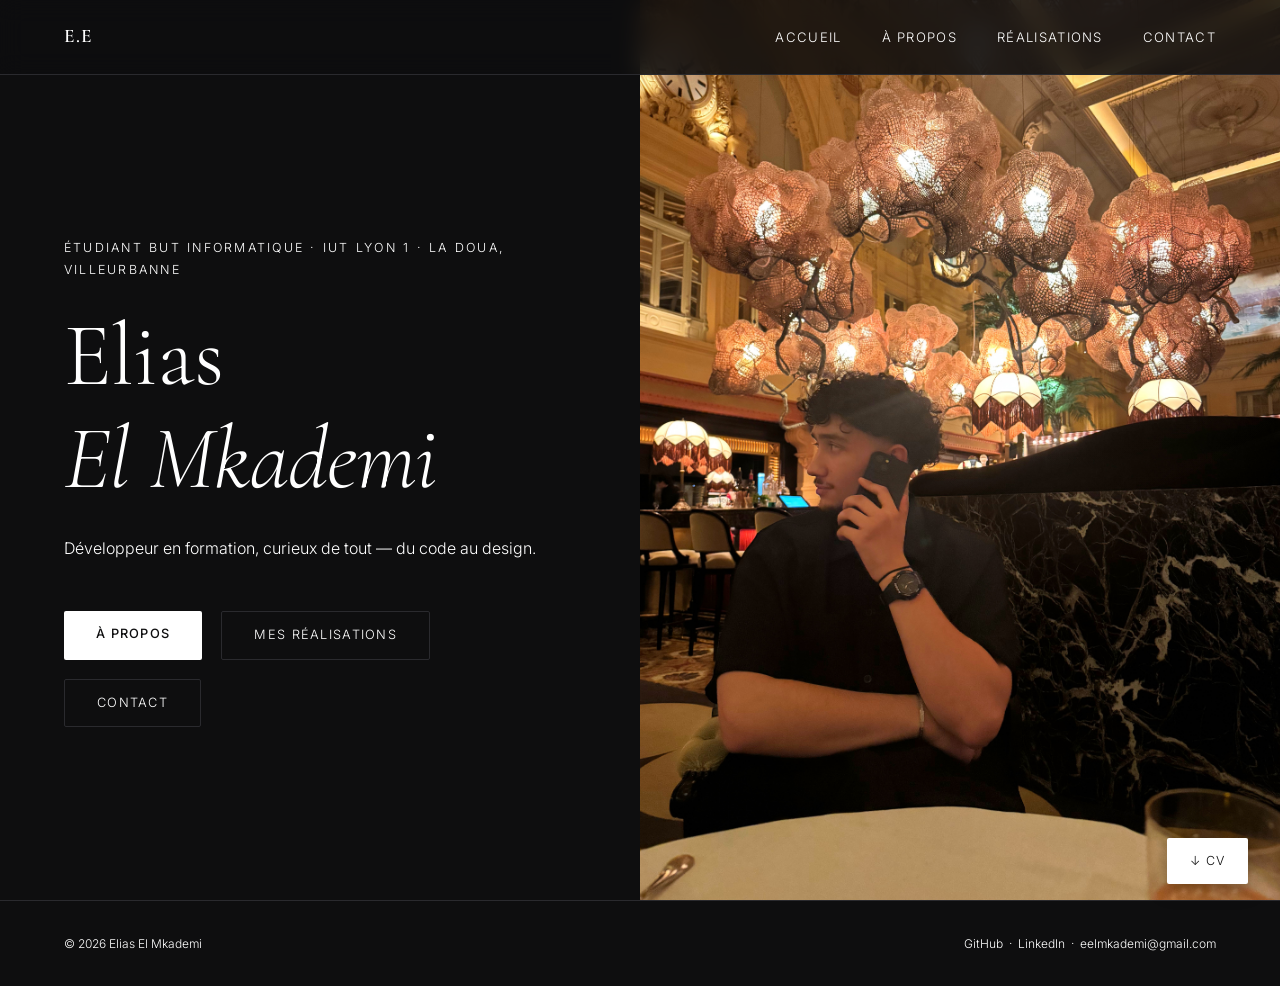
<file: index.html>
<!DOCTYPE html>
<html lang="fr">
<head>
  <meta charset="UTF-8" />
  <meta name="viewport" content="width=device-width, initial-scale=1.0" />
  <title>Elias El Mkademi — Étudiant en informatique</title>
  <link rel="stylesheet" href="style.css" />
  <link rel="stylesheet" href="index.css" />
  <link rel="icon" href="assets/logo.ico" />
</head>
<body>

  <nav>
    <a href="index.html" class="nav-logo">E.E</a>
    <ul class="nav-links">
      <li><a href="index.html" class="active">Accueil</a></li>
      <li><a href="cv.html">À propos</a></li>
      <li><a href="realisations.html">Réalisations</a></li>
      <li><a href="contact.html">Contact</a></li>
    </ul>
  </nav>

  <section class="hero">
    <div class="hero-content">
      <p class="hero-eyebrow">Étudiant BUT Informatique · IUT&nbsp;Lyon&nbsp;1 · La&nbsp;Doua, Villeurbanne</p>
      <h1>Elias<br><em>El Mkademi</em></h1>
      <p class="hero-sub">
        Développeur en formation, curieux de tout — du code au design.
      </p>
      <div class="hero-actions">
        <a href="cv.html" class="btn btn-primary">À propos</a>
        <a href="realisations.html" class="btn btn-outline">Mes réalisations</a>
        <a href="contact.html" class="btn btn-outline">Contact</a>
      </div>
    </div>

    <div class="hero-photo">
      <img src="assets/photo.jpg" alt="Elias El Mkademi" />
    </div>
  </section>

  <a href="assets/CV-Elias-El-Mkademi.pdf" download class="cv-fab">↓ CV</a>

  <footer>
    <span>© 2026 Elias El Mkademi</span>
    <span>
      <a href="https://github.com/eliasel487" target="_blank">GitHub</a>
      &nbsp;·&nbsp;
      <a href="https://www.linkedin.com/in/elias-el-mkademi-67637743b/" target="_blank" rel="noopener">LinkedIn</a>
      &nbsp;·&nbsp;
      <a href="mailto:eelmkademi@gmail.com">eelmkademi@gmail.com</a>
    </span>
  </footer>

  <script src="main.js"></script>
</body>
</html>
</file>
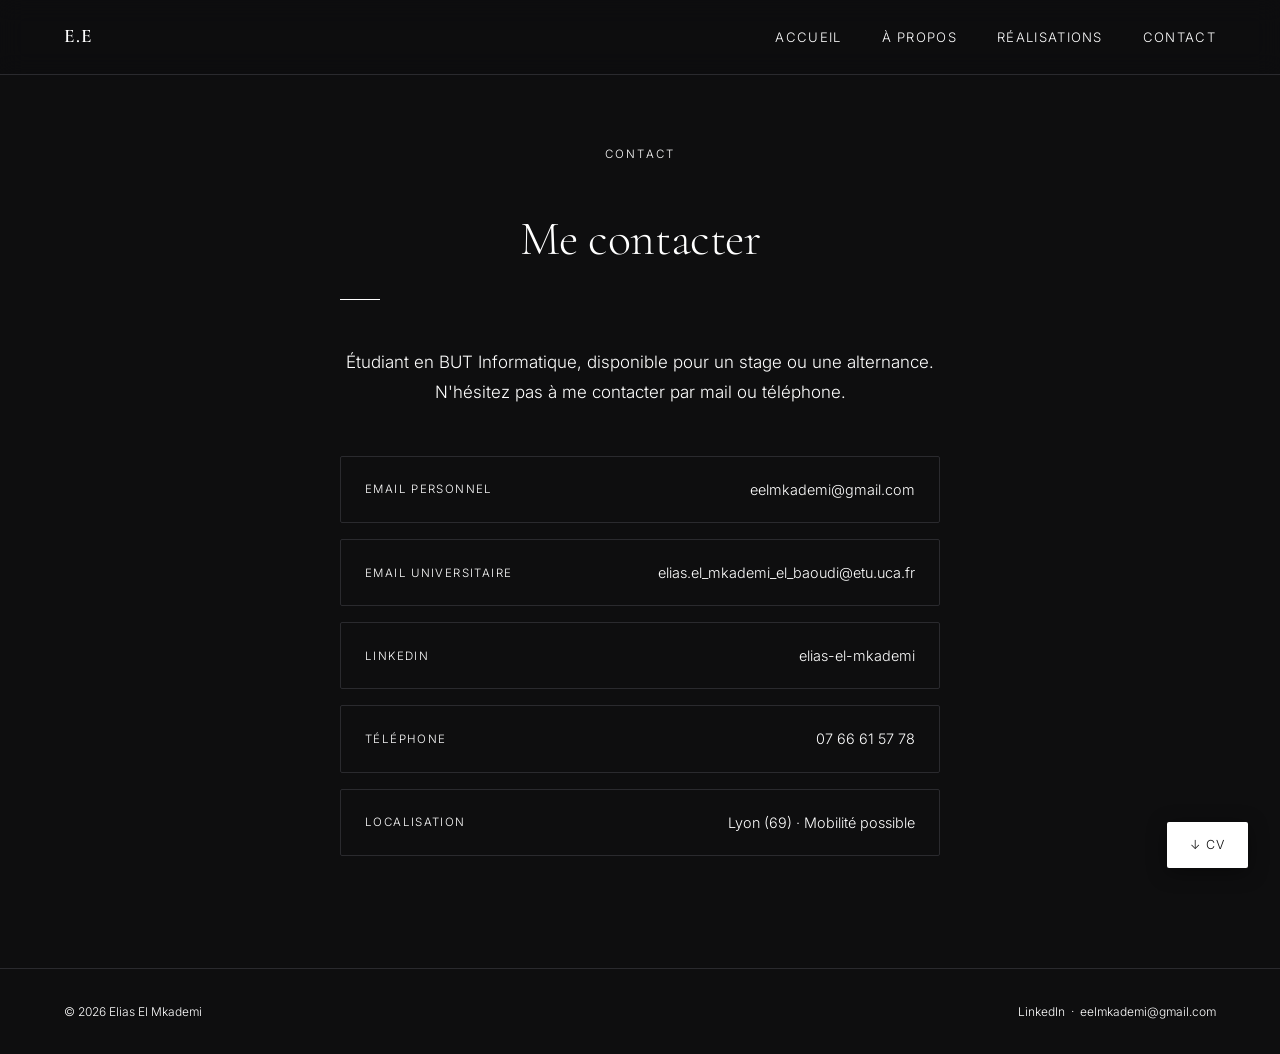
<file: contact.html>
<!DOCTYPE html>
<html lang="fr">
<head>
  <meta charset="UTF-8" />
  <meta name="viewport" content="width=device-width, initial-scale=1.0" />
  <title>Contact — Elias El Mkademi</title>
  <link rel="stylesheet" href="style.css" />
  <link rel="icon" href="assets/logo.ico" />
</head>
<body>

  <nav>
    <a href="index.html" class="nav-logo">E.E</a>
    <ul class="nav-links">
      <li><a href="index.html">Accueil</a></li>
      <li><a href="cv.html">À propos</a></li>
      <li><a href="realisations.html">Réalisations</a></li>
      <li><a href="contact.html" class="active">Contact</a></li>
    </ul>
  </nav>

  <section class="page-top">
    <div class="contact-section">
      <p class="section-label">Contact</p>
      <h2>Me contacter</h2>
      <div class="divider"></div>
      <p>
        Étudiant en BUT Informatique, disponible pour un stage ou une alternance. 
        N'hésitez pas à me contacter par mail ou téléphone.
      </p>

      <div class="contact-links">

        <a href="mailto:eelmkademi@gmail.com" class="contact-item">
          <span class="ci-label">Email personnel</span>
          <span class="ci-value">eelmkademi@gmail.com</span>
        </a>

        <a href="mailto:elias.el_mkademi_el_baoudi@etu.uca.fr" class="contact-item">
          <span class="ci-label">Email universitaire</span>
          <span class="ci-value">elias.el_mkademi_el_baoudi@etu.uca.fr</span>
        </a>

        <a href="https://www.linkedin.com/in/elias-el-mkademi-67637743b/" target="_blank" rel="noopener" class="contact-item">
          <span class="ci-label">LinkedIn</span>
          <span class="ci-value">elias-el-mkademi</span>
        </a>

        <a href="tel:+33766615778" class="contact-item">
          <span class="ci-label">Téléphone</span>
          <span class="ci-value">07 66 61 57 78</span>
        </a>

        <div class="contact-item" style="cursor:default;">
          <span class="ci-label">Localisation</span>
          <span class="ci-value">Lyon (69) · Mobilité possible</span>
        </div>

      </div>
    </div>
  </section>

  <a href="assets/CV-Elias-El-Mkademi.pdf" download class="cv-fab">↓ CV</a>

  <footer>
    <span>© 2026 Elias El Mkademi</span>
    <span><a href="https://www.linkedin.com/in/elias-el-mkademi-67637743b/" target="_blank" rel="noopener">LinkedIn</a> &nbsp;·&nbsp; <a href="mailto:eelmkademi@gmail.com">eelmkademi@gmail.com</a></span>
  </footer>

  <script src="main.js"></script>
</body>
</html>
</file>
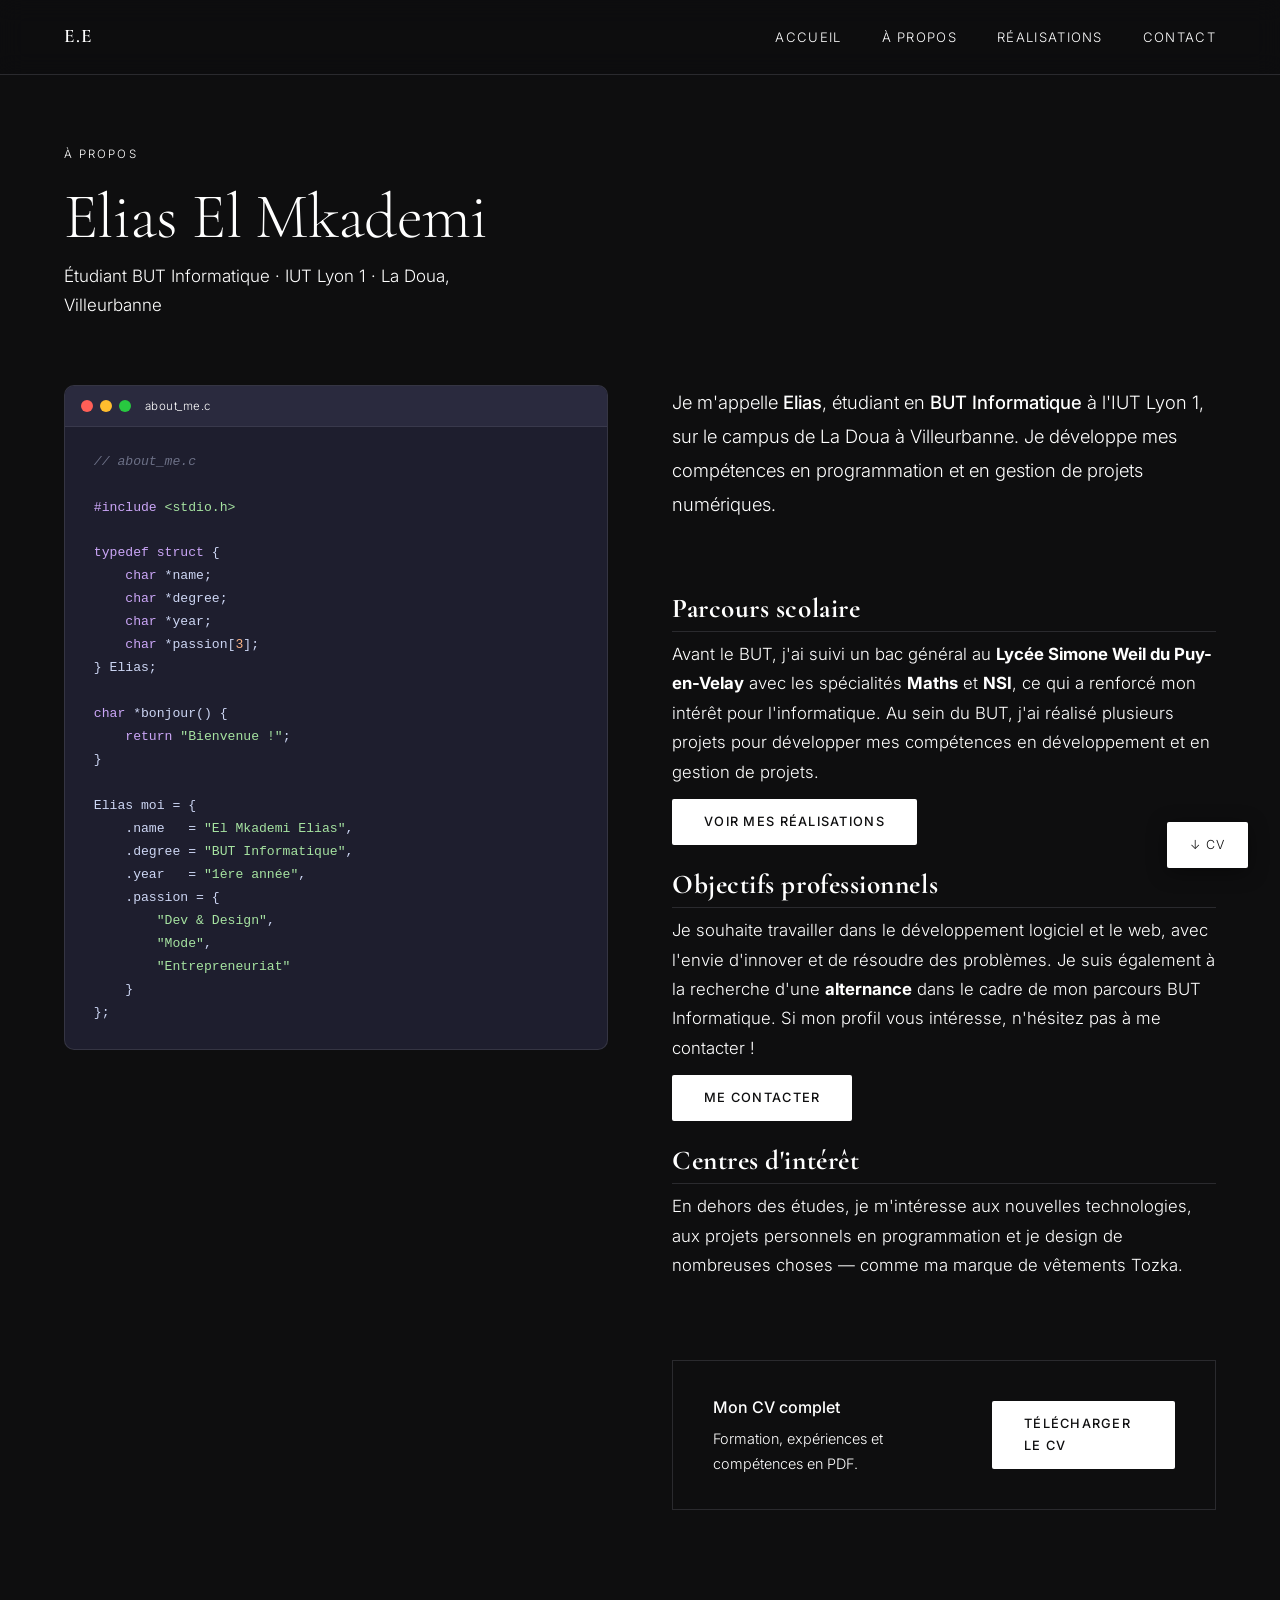
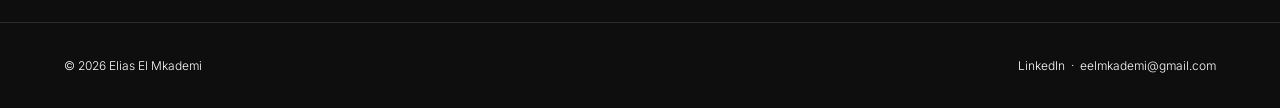
<file: cv.html>
<!DOCTYPE html>
<html lang="fr">
<head>
  <meta charset="UTF-8" />
  <meta name="viewport" content="width=device-width, initial-scale=1.0" />
  <title>À propos — Elias El Mkademi</title>
  <link rel="stylesheet" href="style.css" />
  <link rel="stylesheet" href="cv.css" />
  <link rel="icon" href="assets/logo.ico" />
</head>
<body>

  <nav>
    <a href="index.html" class="nav-logo">E.E</a>
    <ul class="nav-links">
      <li><a href="index.html">Accueil</a></li>
      <li><a href="cv.html" class="active">À propos</a></li>
      <li><a href="realisations.html">Réalisations</a></li>
      <li><a href="contact.html">Contact</a></li>
    </ul>
  </nav>

  <section class="page-top">
    <p class="section-label">À propos</p>
    <h1 class="page-heading">Elias El Mkademi</h1>
    <p class="about-subtitle">Étudiant BUT Informatique · IUT&nbsp;Lyon&nbsp;1 · La&nbsp;Doua, Villeurbanne</p>

    <div class="about-grid">

      <div class="code-window">
        <div class="code-window-bar">
          <span class="dot dot-red"></span>
          <span class="dot dot-yellow"></span>
          <span class="dot dot-green"></span>
          <span class="code-window-title">about_me.c</span>
        </div>
        <pre class="code-content"><code><span class="c-comment">// about_me.c</span>

<span class="c-kw">#include</span> <span class="c-str">&lt;stdio.h&gt;</span>

<span class="c-kw">typedef struct</span> {
    <span class="c-kw">char</span> *name;
    <span class="c-kw">char</span> *degree;
    <span class="c-kw">char</span> *year;
    <span class="c-kw">char</span> *passion[<span class="c-num">3</span>];
} Elias;

<span class="c-kw">char</span> *bonjour() {
    <span class="c-kw">return</span> <span class="c-str">"Bienvenue !"</span>;
}

Elias moi = {
    .name   = <span class="c-str">"El Mkademi Elias"</span>,
    .degree = <span class="c-str">"BUT Informatique"</span>,
    .year   = <span class="c-str">"1ère année"</span>,
    .passion = {
        <span class="c-str">"Dev &amp; Design"</span>,
        <span class="c-str">"Mode"</span>,
        <span class="c-str">"Entrepreneuriat"</span>
    }
};</code></pre>
      </div>

      <div class="about-body">

        <p class="about-bio">
          Je m'appelle <strong>Elias</strong>, étudiant en <strong>BUT Informatique</strong>
          à l'IUT Lyon 1, sur le campus de La Doua à Villeurbanne. Je développe mes compétences en programmation et en gestion de projets numériques.
        </p>

        <div class="about-blocks">
          <div class="about-block">
            <h3>Parcours scolaire</h3>
            <p>Avant le BUT, j'ai suivi un bac général au <strong>Lycée Simone Weil du Puy-en-Velay</strong> avec les spécialités <strong>Maths</strong> et <strong>NSI</strong>, ce qui a renforcé mon intérêt pour l'informatique. Au sein du BUT, j'ai réalisé plusieurs projets pour développer mes compétences en développement et en gestion de projets.</p>
            <a href="realisations.html" class="btn btn-primary" style="margin-top:0.75rem;display:inline-block;">Voir mes réalisations</a>
          </div>
          <div class="about-block">
            <h3>Objectifs professionnels</h3>
            <p>Je souhaite travailler dans le développement logiciel et le web, avec l'envie d'innover et de résoudre des problèmes. Je suis également à la recherche d'une <strong>alternance</strong> dans le cadre de mon parcours BUT Informatique. Si mon profil vous intéresse, n'hésitez pas à me contacter !</p>
            <a href="contact.html" class="btn btn-primary" style="margin-top:0.75rem;display:inline-block;">Me contacter</a>
          </div>
          <div class="about-block">
            <h3>Centres d'intérêt</h3>
            <p>En dehors des études, je m'intéresse aux nouvelles technologies, aux projets personnels en programmation et je design de nombreuses choses — comme ma marque de vêtements <a href="tozka.html">Tozka</a>.</p>
          </div>
        </div>

        <div class="cv-download-block">
          <div>
            <strong>Mon CV complet</strong>
            <p>Formation, expériences et compétences en PDF.</p>
          </div>
          <a href="assets/CV-Elias-El-Mkademi.pdf" class="btn btn-primary" download>Télécharger le CV</a>
        </div>

      </div>
    </div>
  </section>

  <a href="assets/CV-Elias-El-Mkademi.pdf" download class="cv-fab">↓ CV</a>

  <footer>
    <span>© 2026 Elias El Mkademi</span>
    <span><a href="https://www.linkedin.com/in/elias-el-mkademi-67637743b/" target="_blank" rel="noopener">LinkedIn</a> &nbsp;·&nbsp; <a href="mailto:eelmkademi@gmail.com">eelmkademi@gmail.com</a></span>
  </footer>

  <script src="main.js"></script>
</body>
</html>
</file>
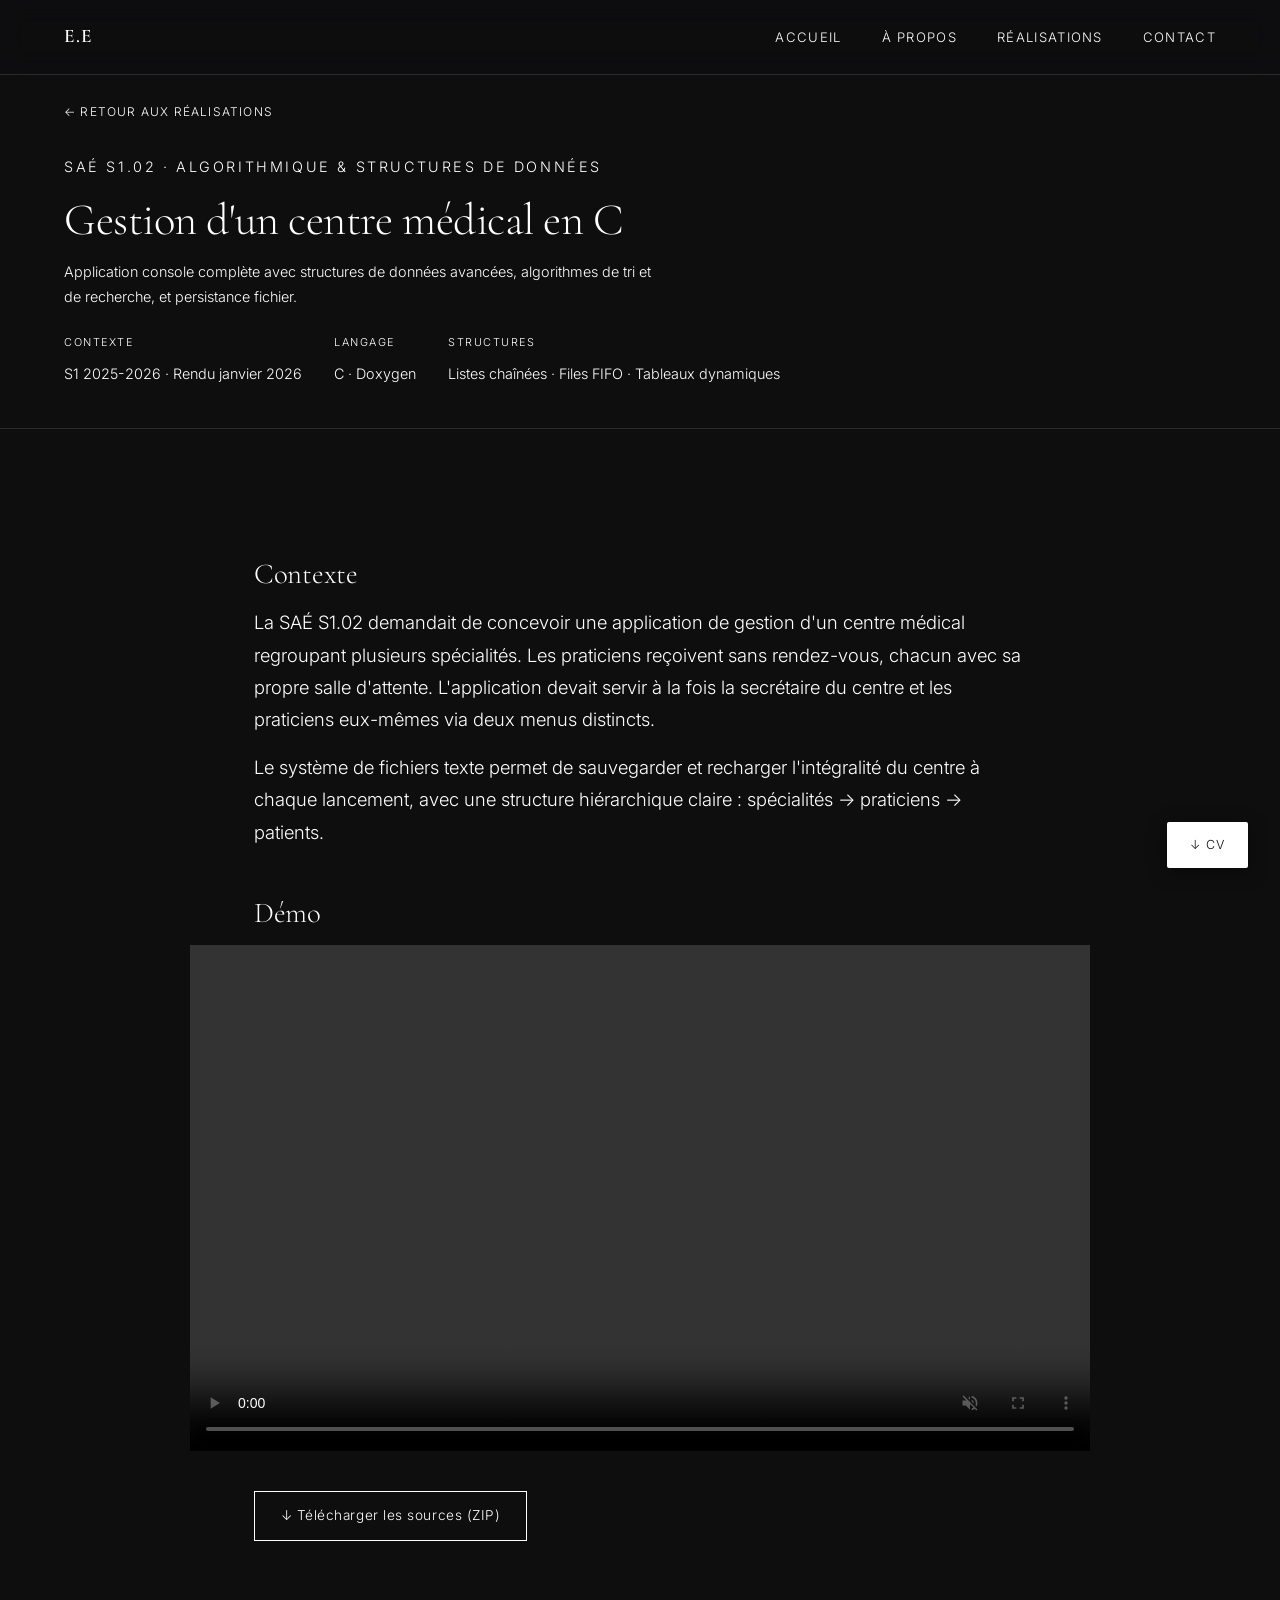
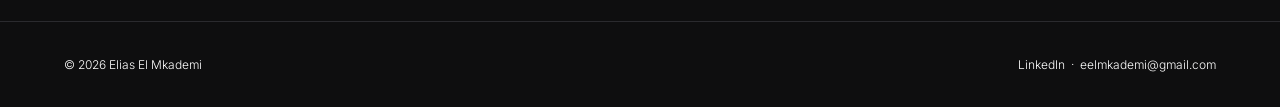
<file: sae-c.html>
<!DOCTYPE html>
<html lang="fr">
<head>
  <meta charset="UTF-8" />
  <meta name="viewport" content="width=device-width, initial-scale=1.0" />
  <title>SAÉ S1.02 — Centre médical en C</title>
  <link rel="stylesheet" href="style.css" />
  <link rel="stylesheet" href="sae-detail.css" />
  <link rel="icon" href="assets/logo.ico" />
</head>
<body>

  <nav>
    <a href="index.html" class="nav-logo">E.E</a>
    <ul class="nav-links">
      <li><a href="index.html">Accueil</a></li>
      <li><a href="cv.html">À propos</a></li>
      <li><a href="realisations.html" class="active">Réalisations</a></li>
      <li><a href="contact.html">Contact</a></li>
    </ul>
  </nav>

  <div class="detail-hero">
    <a href="realisations.html" class="back-link">← Retour aux réalisations</a>
    <p class="section-label">SAÉ S1.02 · Algorithmique &amp; Structures de données</p>
    <h1>Gestion d'un centre médical en C</h1>
    <p>
      Application console complète avec structures de données avancées,
      algorithmes de tri et de recherche, et persistance fichier.
    </p>
    <div class="detail-meta">
      <div class="meta-item">
        <label>Contexte</label>
        <span>S1 2025-2026 · Rendu janvier 2026</span>
      </div>
      <div class="meta-item">
        <label>Langage</label>
        <span>C · Doxygen</span>
      </div>
      <div class="meta-item">
        <label>Structures</label>
        <span>Listes chaînées · Files FIFO · Tableaux dynamiques</span>
      </div>
    </div>
  </div>

  <div class="detail-body">

    <h2>Contexte</h2>
    <p>
      La SAÉ S1.02 demandait de concevoir une application de gestion d'un centre médical 
      regroupant plusieurs spécialités. Les praticiens reçoivent sans rendez-vous, chacun 
      avec sa propre salle d'attente. L'application devait servir à la fois la secrétaire 
      du centre et les praticiens eux-mêmes via deux menus distincts.
    </p>

    <p>
      Le système de fichiers texte permet de sauvegarder et recharger l'intégralité du 
      centre à chaque lancement, avec une structure hiérarchique claire : spécialités → 
      praticiens → patients.
    </p>

    <h2>Démo</h2>
    <video src="assets/centre-medical/centre-medical-demo.mov" autoplay loop muted playsinline controls class="visual-full"></video>

    <a href="assets/centre-medical/sae-1.02.zip" download class="download-btn">↓ Télécharger les sources (ZIP)</a>

  </div>

  <a href="assets/CV-Elias-El-Mkademi.pdf" download class="cv-fab">↓ CV</a>

  <footer>
    <span>© 2026 Elias El Mkademi</span>
    <span><a href="https://www.linkedin.com/in/elias-el-mkademi-67637743b/" target="_blank" rel="noopener">LinkedIn</a> &nbsp;·&nbsp; <a href="mailto:eelmkademi@gmail.com">eelmkademi@gmail.com</a></span>
  </footer>

  <script src="main.js"></script>
</body>
</html>
</file>
<file: style.css>
/* ============================================
   ELIAS EL MKADEMI — PORTFOLIO
   Palette: fond ardoise profond, accent blanc
   ============================================ */

@import url('https://fonts.googleapis.com/css2?family=Cormorant+Garamond:ital,wght@0,300;0,400;0,600;1,300&family=Inter:wght@300;400;500&display=swap');

:root {
  --bg:        #0e0e0f;
  --bg-card:   #161618;
  --bg-subtle: #1c1c1f;
  --border:    #2a2a2e;
  --text:      #ffffff;
  --text-muted:#ffffff;
  --accent:    #ffffff;
  --accent-dim:#3a3a3e;
  --white:     #ffffff;
}

*, *::before, *::after { box-sizing: border-box; margin: 0; padding: 0; }

html { scroll-behavior: smooth; }

body {
  background: var(--bg);
  color: var(--text);
  font-family: 'Inter', sans-serif;
  font-weight: 300;
  font-size: 17px;
  line-height: 1.75;
  -webkit-font-smoothing: antialiased;
}

/* ── TYPOGRAPHY ── */
h1, h2, h3 {
  font-family: 'Cormorant Garamond', serif;
  font-weight: 300;
  line-height: 1.15;
  letter-spacing: -0.01em;
}
h1 { font-size: clamp(3rem, 7vw, 6rem); }
h2 { font-size: clamp(2rem, 4vw, 3rem); }
h3 { font-size: 1.4rem; }

a { color: var(--accent); text-decoration: none; transition: opacity .2s; }
a:hover { opacity: .7; }

/* ── NAV ── */
nav {
  position: fixed;
  top: 0; left: 0; right: 0;
  z-index: 100;
  display: flex;
  align-items: center;
  justify-content: space-between;
  padding: 1.25rem 4rem;
  background: rgba(14,14,15,.85);
  backdrop-filter: blur(12px);
  border-bottom: 1px solid var(--border);
}

.nav-logo {
  font-family: 'Cormorant Garamond', serif;
  font-size: 1.2rem;
  font-weight: 600;
  color: var(--white);
  letter-spacing: .05em;
}

.nav-links {
  display: flex;
  gap: 2.5rem;
  list-style: none;
}

.nav-links a {
  font-size: .82rem;
  letter-spacing: .1em;
  text-transform: uppercase;
  color: var(--text-muted);
  transition: color .2s;
}
.nav-links a:hover,
.nav-links a.active { color: var(--accent); opacity: 1; }

.nav-toggle {
  display: none;
  width: 44px;
  height: 44px;
  margin-right: -.6rem;
  padding: .6rem;
  flex-direction: column;
  justify-content: center;
  gap: 6px;
  background: none;
  border: none;
  cursor: pointer;
}

.nav-toggle span {
  display: block;
  height: 1px;
  background: var(--white);
  transition: transform .2s, opacity .2s;
}

.nav-toggle[aria-expanded="true"] span:nth-child(1) { transform: translateY(7px) rotate(45deg); }
.nav-toggle[aria-expanded="true"] span:nth-child(2) { opacity: 0; }
.nav-toggle[aria-expanded="true"] span:nth-child(3) { transform: translateY(-7px) rotate(-45deg); }

/* ── HERO ── */
.hero {
  min-height: 100vh;
  display: flex;
  flex-direction: column;
  justify-content: center;
  padding: 0 4rem;
  position: relative;
  overflow: hidden;
}

.hero::before {
  content: '';
  position: absolute;
  top: -20%;
  right: -10%;
  width: 55vw;
  height: 55vw;
  background: radial-gradient(circle, rgba(255,255,255,.04) 0%, transparent 70%);
  pointer-events: none;
}

.hero-eyebrow {
  font-size: .78rem;
  letter-spacing: .18em;
  text-transform: uppercase;
  color: var(--accent);
  margin-bottom: 1.5rem;
}

.hero h1 {
  color: var(--white);
  margin-bottom: 1.5rem;
}

.hero h1 em {
  font-style: italic;
  color: var(--accent);
}

.hero-sub {
  max-width: 480px;
  color: var(--text-muted);
  font-size: 1rem;
  margin-bottom: 3rem;
  line-height: 1.8;
}

.hero-actions {
  display: flex;
  gap: 1.2rem;
  flex-wrap: wrap;
}

.btn {
  display: inline-block;
  padding: .75rem 2rem;
  font-size: .8rem;
  letter-spacing: .1em;
  text-transform: uppercase;
  border-radius: 2px;
  transition: all .25s;
}

.btn-primary {
  background: var(--accent);
  color: var(--bg);
  font-weight: 500;
}
.btn-primary:hover { background: var(--white); opacity: 1; }

.btn-outline {
  border: 1px solid var(--border);
  color: var(--text-muted);
}
.btn-outline:hover { border-color: var(--accent); color: var(--accent); opacity: 1; }

.hero-scroll {
  position: absolute;
  bottom: 2.5rem;
  left: 4rem;
  display: flex;
  align-items: center;
  gap: .8rem;
  font-size: .72rem;
  letter-spacing: .12em;
  text-transform: uppercase;
  color: var(--text-muted);
}

.hero-scroll::before {
  content: '';
  display: block;
  width: 40px;
  height: 1px;
  background: var(--bg-subtle);
}

/* ── SECTIONS ── */
section {
  padding: 7rem 4rem;
}

.section-label {
  font-size: .72rem;
  letter-spacing: .18em;
  text-transform: uppercase;
  color: var(--accent);
  margin-bottom: 1rem;
}

.section-title {
  color: var(--white);
  margin-bottom: 3.5rem;
}

.divider {
  width: 40px;
  height: 1px;
  background: var(--accent);
  margin: 1.5rem 0 3rem;
}

/* ── ABOUT ── */
.about-grid {
  display: grid;
  grid-template-columns: 1fr 1fr;
  gap: 4rem;
  align-items: start;
  margin-top: 4rem;
}

.about-text p {
  color: var(--text-muted);
  margin-bottom: 1.2rem;
  font-size: .97rem;
}

.about-text p strong {
  color: var(--text);
  font-weight: 400;
}

.about-meta {
  display: flex;
  flex-direction: column;
  gap: 1.5rem;
}

.meta-block h4 {
  font-size: .7rem;
  letter-spacing: .15em;
  text-transform: uppercase;
  color: var(--accent);
  margin-bottom: .6rem;
}

.tag-list {
  display: flex;
  flex-wrap: wrap;
  gap: .5rem;
}

.tag {
  font-size: .75rem;
  padding: .3rem .75rem;
  border: 1px solid var(--border);
  border-radius: 2px;
  color: var(--text-muted);
  letter-spacing: .04em;
}

/* ── REALISATIONS ── */
.realisations-grid {
  display: grid;
  grid-template-columns: repeat(auto-fill, minmax(300px, 1fr));
  gap: 1.5px;
  background: var(--border);
}

.sae-card {
  background: var(--bg-card);
  padding: 2.5rem;
  cursor: pointer;
  transition: background .2s;
  position: relative;
  overflow: hidden;
  text-decoration: none;
  display: block;
}

.sae-card::after {
  content: '';
  position: absolute;
  bottom: 0; left: 0;
  width: 0; height: 2px;
  background: var(--accent);
  transition: width .3s ease;
}

.sae-card:hover { background: var(--bg-subtle); opacity: 1; }
.sae-card:hover::after { width: 100%; }

.card-num {
  font-family: 'Cormorant Garamond', serif;
  font-size: 3rem;
  color: var(--border);
  font-weight: 300;
  margin-bottom: 1.5rem;
  line-height: 1;
}

.card-tag {
  font-size: .68rem;
  letter-spacing: .14em;
  text-transform: uppercase;
  color: var(--accent);
  margin-bottom: .8rem;
}

.sae-card h3 {
  color: var(--white);
  margin-bottom: .8rem;
  font-size: 1.25rem;
}

.sae-card p {
  font-size: .88rem;
  color: var(--text);
  line-height: 1.7;
}

.card-techs {
  display: flex;
  flex-wrap: wrap;
  gap: .4rem;
  margin-top: 1.5rem;
}

.tech-pill {
  font-size: .68rem;
  padding: .2rem .6rem;
  background: var(--bg-subtle);
  border: 1px solid var(--border);
  border-radius: 100px;
  color: var(--text-muted);
}

/* ── SAÉ DETAIL PAGE ── */
.detail-hero {
  padding: 6rem 4rem 2.5rem;
  border-bottom: 1px solid var(--border);
}

.back-link {
  font-size: .75rem;
  letter-spacing: .1em;
  text-transform: uppercase;
  color: var(--text-muted);
  display: inline-flex;
  align-items: center;
  gap: .5rem;
  margin-bottom: 1.5rem;
}
.back-link:hover { color: var(--accent); opacity: 1; }

.detail-hero h1 {
  font-size: clamp(1.8rem, 3.5vw, 2.8rem);
  color: var(--white);
  max-width: 800px;
  margin-bottom: .75rem;
}

.detail-meta {
  display: flex;
  gap: 2rem;
  margin-top: 1.5rem;
  flex-wrap: wrap;
}

.meta-item label {
  display: block;
  font-size: .68rem;
  letter-spacing: .14em;
  text-transform: uppercase;
  color: var(--accent);
  margin-bottom: .4rem;
}

.meta-item span {
  font-size: .9rem;
  color: var(--text-muted);
}

.detail-body {
  padding: 5rem 4rem;
  max-width: 900px;
  margin-left: auto;
  margin-right: auto;
}

.detail-body h2 {
  font-size: 1.8rem;
  color: var(--white);
  margin: 3rem 0 1rem;
}

.detail-body p {
  color: var(--text);
  margin-bottom: 1rem;
  font-size: 1.15rem;
}

.detail-body ul {
  list-style: none;
  padding: 0;
  margin-bottom: 1.5rem;
}

.detail-body ul li {
  color: var(--text);
  font-size: 1.15rem;
  padding: .4rem 0 .4rem 1.2rem;
  position: relative;
}

.detail-body ul li::before {
  content: '—';
  position: absolute;
  left: 0;
  color: var(--accent);
}

.competences-list {
  display: flex;
  flex-direction: column;
  gap: .6rem;
  margin-top: 1rem;
}

.comp-item {
  display: flex;
  align-items: flex-start;
  gap: 1rem;
  padding: .8rem 1rem;
  border: 1px solid var(--border);
  border-radius: 2px;
}

.comp-code {
  font-size: .7rem;
  background: var(--bg-subtle);
  color: var(--accent);
  padding: .2rem .5rem;
  border-radius: 2px;
  flex-shrink: 0;
  margin-top: .1rem;
}

.comp-desc {
  font-size: .88rem;
  color: var(--text);
}

/* ── CV PAGE ── */
.cv-container {
  max-width: 820px;
  margin: 0 auto;
  padding: 9rem 2rem 5rem;
}

.cv-header {
  border-bottom: 1px solid var(--border);
  padding-bottom: 3rem;
  margin-bottom: 3rem;
}

.cv-header h1 {
  color: var(--white);
  margin-bottom: .5rem;
}

.cv-header .subtitle {
  color: var(--accent);
  font-size: .85rem;
  letter-spacing: .1em;
  text-transform: uppercase;
}

.cv-section {
  margin-bottom: 3rem;
}

.cv-section-title {
  font-size: .68rem;
  letter-spacing: .2em;
  text-transform: uppercase;
  color: var(--accent);
  margin-bottom: 1.5rem;
  padding-bottom: .5rem;
  border-bottom: 1px solid var(--border);
}

.cv-entry {
  display: grid;
  grid-template-columns: 130px 1fr;
  gap: 1rem 2rem;
  margin-bottom: 1.5rem;
}

.cv-date {
  font-size: .8rem;
  color: var(--text-muted);
  padding-top: .15rem;
}

.cv-content h4 {
  font-family: 'Cormorant Garamond', serif;
  font-size: 1.15rem;
  font-weight: 400;
  color: var(--white);
  margin-bottom: .2rem;
}

.cv-content p {
  font-size: .85rem;
  color: var(--text-muted);
}

.skills-grid {
  display: grid;
  grid-template-columns: 1fr 1fr;
  gap: 2rem;
}

.skill-group h4 {
  font-size: .7rem;
  letter-spacing: .12em;
  text-transform: uppercase;
  color: var(--text-muted);
  margin-bottom: .8rem;
}

.skill-group .tag-list .tag {
  font-size: .75rem;
}

.cv-download {
  margin-top: 3rem;
  padding-top: 2rem;
  border-top: 1px solid var(--border);
}

/* ── CONTACT ── */
.contact-section {
  min-height: 70vh;
  display: flex;
  flex-direction: column;
  justify-content: center;
  text-align: center;
  max-width: 600px;
  margin: 0 auto;
}

.contact-section .contact-links {
  text-align: left;
}

.contact-section h2 {
  color: var(--white);
  margin-bottom: .5rem;
}

.contact-section > p {
  color: var(--text);
  margin-bottom: 3rem;
}

.contact-links {
  display: flex;
  flex-direction: column;
  gap: 1rem;
}

.contact-item {
  display: flex;
  align-items: center;
  justify-content: space-between;
  padding: 1.25rem 1.5rem;
  border: 1px solid var(--border);
  border-radius: 2px;
  color: var(--text);
  transition: border-color .2s, color .2s;
}

.contact-item:hover {
  border-color: var(--accent);
  color: var(--accent);
  opacity: 1;
}

.contact-item .ci-label {
  font-size: .72rem;
  letter-spacing: .12em;
  text-transform: uppercase;
  color: var(--text-muted);
}

.contact-item .ci-value {
  font-size: .9rem;
}

/* ── FOOTER ── */
/* ── FLOATING CV BUTTON ── */
.cv-fab {
  position: fixed;
  bottom: 2rem;
  right: 2rem;
  background: var(--accent);
  color: #0d0d0d;
  font-size: .78rem;
  font-family: inherit;
  letter-spacing: .1em;
  text-transform: uppercase;
  text-decoration: none;
  padding: .75rem 1.4rem;
  border-radius: 2px;
  box-shadow: 0 4px 20px rgba(0,0,0,.4);
  transition: opacity .2s, transform .2s;
  z-index: 100;
}

.cv-fab:hover {
  opacity: .85;
  transform: translateY(-2px);
}

footer {
  padding: 2rem 4rem;
  border-top: 1px solid var(--border);
  display: flex;
  justify-content: space-between;
  align-items: center;
  font-size: .75rem;
  color: var(--text-muted);
}

/* ── PAGE UTILITIES ── */
.page-top { padding-top: 9rem; }

.page-heading {
  font-family: 'Cormorant Garamond', serif;
  font-weight: 300;
  font-size: clamp(2.5rem, 5vw, 4rem);
  color: var(--white);
  max-width: 600px;
  margin-bottom: .5rem;
}

.page-lead {
  color: var(--text);
  max-width: 480px;
  margin-bottom: 4rem;
}

.subsection-heading {
  font-family: 'Cormorant Garamond', serif;
  font-weight: 300;
  font-size: clamp(2rem, 4vw, 3rem);
  color: var(--white);
  max-width: 600px;
  margin-bottom: .5rem;
}

.section-label.mt { margin-top: 6rem; }

.detail-hero > p {
  color: var(--text);
  max-width: 600px;
  margin-top: .5rem;
  font-size: .9rem;
}

/* ── RESPONSIVE ── */
@media (max-width: 768px) {
  nav { padding: .5rem 1.5rem; }
  .nav-toggle { display: flex; }

  .nav-links {
    display: none;
    position: absolute;
    top: 100%;
    left: 0;
    right: 0;
    flex-direction: column;
    gap: 0;
    padding: .5rem 1.5rem 1rem;
    background: var(--bg);
    border-bottom: 1px solid var(--border);
  }
  .nav-links.open { display: flex; }
  .nav-links a {
    display: block;
    padding: .8rem 0;
    font-size: .85rem;
  }

  section, .hero, .detail-hero, .detail-body { padding-left: 1.5rem; padding-right: 1.5rem; }
  section { padding-top: 4rem; padding-bottom: 4rem; }
  .page-top { padding-top: 6rem; }
  .detail-hero { padding-top: 5.5rem; }
  .detail-body { padding-top: 2rem; padding-bottom: 3rem; }
  .detail-body h2 { margin-top: 2.5rem; }
  .detail-body p,
  .detail-body ul li { font-size: 1rem; }
  .page-lead { margin-bottom: 2.5rem; }
  .section-label.mt { margin-top: 4rem; }

  .about-grid { grid-template-columns: 1fr; gap: 3rem; }
  .realisations-grid { grid-template-columns: 1fr; }
  .cv-entry { grid-template-columns: 1fr; gap: .3rem; }
  .skills-grid { grid-template-columns: 1fr; }
  footer { flex-direction: column; gap: 1rem; text-align: center; }
  .hero-scroll { left: 1.5rem; }

  .cv-fab {
    bottom: 1rem;
    right: 1rem;
    max-width: calc(100vw - 2rem);
    padding: .5rem .9rem;
    font-size: .7rem;
  }

  .contact-item {
    flex-direction: column;
    align-items: flex-start;
    gap: .25rem;
  }
  .contact-item .ci-value { overflow-wrap: anywhere; }
}
</file>
<file: index.css>
.hero {
  display: grid;
  grid-template-columns: 1fr 1fr;
  min-height: 100vh;
  padding: 0;
  overflow: hidden;
}

.hero-content {
  display: flex;
  flex-direction: column;
  justify-content: center;
  padding: 8rem 4rem 4rem;
}

.hero-photo {
  overflow: hidden;
}

.hero-photo img {
  width: 100%;
  height: 100%;
  object-fit: cover;
  object-position: center top;
  display: block;
}

@media (max-width: 768px) {
  .hero {
    grid-template-columns: 1fr;
    grid-template-rows: auto 1fr;
  }
  .hero-photo {
    order: -1;
    height: min(110vw, 52vh);
  }
  .hero-photo img { object-position: center 62%; }
  .hero-content { padding: 2rem 1.5rem 3rem; }
}
</file>
<file: cv.css>
/* ── CODE WINDOW ── */
.code-window {
  background: #1e1e2e;
  border-radius: 10px;
  overflow: hidden;
  border: 1px solid rgba(255,255,255,.1);
  width: 100%;
}

.code-window-bar {
  background: #2a2a3e;
  padding: .6rem 1rem;
  display: flex;
  align-items: center;
  gap: .45rem;
  border-bottom: 1px solid rgba(255,255,255,.07);
}

.dot {
  width: 12px;
  height: 12px;
  border-radius: 50%;
  flex-shrink: 0;
}

.dot-red    { background: #ff5f57; }
.dot-yellow { background: #ffbd2e; }
.dot-green  { background: #28c840; }

.code-window-title {
  margin-left: .4rem;
  font-size: .72rem;
  color: #ffffff;
  font-family: 'Inter', sans-serif;
  letter-spacing: .04em;
}

.code-content {
  padding: 1.5rem 1.8rem;
  margin: 0;
  font-family: 'Courier New', Courier, monospace;
  font-size: .82rem;
  line-height: 1.75;
  color: #cdd6f4;
  overflow-x: auto;
  white-space: pre;
}

.c-kw      { color: #cba6f7; }
.c-str     { color: #a6e3a1; }
.c-comment { color: #6c7086; font-style: italic; }
.c-num     { color: #fab387; }

.about-subtitle {
  color: var(--text-muted);
  max-width: 480px;
  margin-bottom: 0;
}

.about-grid {
  display: grid;
  grid-template-columns: 1fr 1fr;
  gap: 4rem;
  align-items: start;
  margin-top: 4rem;
}

.about-photo {
  width: 100%;
  aspect-ratio: 3 / 4;
  object-fit: cover;
  object-position: center top;
  display: block;
}

.about-photo-empty {
  width: 100%;
  aspect-ratio: 3 / 4;
  background: var(--bg-subtle);
  border: 1px solid var(--border);
  display: flex;
  align-items: center;
  justify-content: center;
  font-size: .68rem;
  letter-spacing: .12em;
  text-transform: uppercase;
  color: var(--text-muted);
}

.about-body {
  display: flex;
  flex-direction: column;
  gap: 3rem;
}

.about-bio {
  font-size: 1.15rem;
  line-height: 1.85;
  color: var(--text);
}

.about-bio strong {
  color: var(--white);
  font-weight: 500;
}

.about-block-title {
  font-size: .68rem;
  letter-spacing: .14em;
  text-transform: uppercase;
  color: var(--accent);
  margin-bottom: 1rem;
}

.about-entries {
  display: flex;
  flex-direction: column;
  gap: 1.2rem;
}

.about-entry {
  display: grid;
  grid-template-columns: 120px 1fr;
  gap: 1rem;
  padding-bottom: 1.2rem;
  border-bottom: 1px solid var(--border);
}

.about-entry:last-child {
  border-bottom: none;
}

.about-date {
  font-size: .78rem;
  color: var(--text-muted);
  padding-top: .2rem;
}

.about-entry h4 {
  font-size: .95rem;
  font-weight: 500;
  color: var(--white);
  margin-bottom: .2rem;
}

.about-entry p {
  font-size: .85rem;
  color: var(--text);
}

.skills-subgroup {
  display: flex;
  flex-direction: column;
  gap: 1rem;
}

.skills-subgroup-label {
  font-size: .8rem;
  color: var(--text-muted);
  margin-bottom: .6rem;
}

.cv-download-block {
  padding: 2rem 2.5rem;
  border: 1px solid var(--border);
  display: flex;
  align-items: center;
  justify-content: space-between;
  gap: 2rem;
}

.cv-download-block p {
  font-size: .9rem;
  color: var(--text-muted);
  margin: 0;
}

.cv-download-block strong {
  display: block;
  font-size: 1rem;
  color: var(--white);
  font-weight: 500;
  margin-bottom: .3rem;
}

@media (max-width: 768px) {
  .about-grid {
    grid-template-columns: 1fr;
    gap: 2.5rem;
  }

  .about-entry {
    grid-template-columns: 1fr;
    gap: .3rem;
  }

  .cv-download-block {
    flex-direction: column;
    align-items: flex-start;
    padding: 1.5rem;
  }

  .code-content {
    padding: 1rem 1.2rem;
    font-size: .74rem;
  }

  .about-bio,
  .about-block p {
    font-size: 1rem;
  }

  .about-block h3 {
    font-size: 1.5rem;
  }
}

/* ── ABOUT BLOCKS ── */
.about-blocks {
  display: flex;
  flex-direction: column;
  gap: 1.5rem;
  margin: 1.5rem 0 2rem;
}

.about-block h3 {
  font-size: 1.7rem;
  font-weight: 700;
  letter-spacing: .02em;
  text-transform: none;
  color: var(--text);
  margin-bottom: .5rem;
  border-bottom: 1px solid var(--border);
  padding-bottom: .4rem;
}

.about-block p {
  font-size: 1.05rem;
  color: var(--text);
  line-height: 1.75;
}
</file>
<file: sae-detail.css>
.visuels-grid {
  display: grid;
  grid-template-columns: 1fr 1fr;
  gap: 1rem;
  margin-top: 1rem;
}

.visual-item {
  width: 100%;
  aspect-ratio: 16 / 9;
  object-fit: cover;
  background: var(--bg-subtle);
  border: 1px solid var(--border);
  display: block;
}

.visual-full {
  width: 100%;
  aspect-ratio: 16 / 9;
  object-fit: cover;
  background: var(--bg-subtle);
  border: 1px solid var(--border);
  margin-top: 1rem;
  display: block;
}

video.visual-full {
  width: calc(100% + 8rem);
  margin-left: -4rem;
  margin-right: -4rem;
  aspect-ratio: 16 / 9;
  object-fit: contain;
  background: #000;
  border: none;
}

.visual-placeholder {
  font-style: italic;
  color: var(--accent);
}

@media (max-width: 768px) {
  .visuels-grid {
    grid-template-columns: 1fr;
  }

  .visual-item {
    height: auto;
    aspect-ratio: auto;
  }

  video.visual-full {
    width: calc(100% + 3rem);
    margin-left: -1.5rem;
    margin-right: -1.5rem;
  }
}

/* ── LIGHTBOX ── */
.visual-item,
.visual-full {
  cursor: zoom-in;
  transition: opacity .2s;
}

.visual-item:hover,
.visual-full:hover { opacity: .85; }

.lightbox {
  display: none;
  position: fixed;
  inset: 0;
  background: rgba(0, 0, 0, .92);
  z-index: 200;
  align-items: center;
  justify-content: center;
  cursor: zoom-out;
}

.lightbox.open { display: flex; }

.lightbox-img {
  max-width: 90vw;
  max-height: 90vh;
  width: auto;
  height: auto;
  object-fit: contain;
  cursor: default;
}

.lightbox-close {
  position: absolute;
  top: 1.5rem;
  right: 2rem;
  background: none;
  border: none;
  color: #fff;
  font-size: 2rem;
  line-height: 1;
  cursor: pointer;
  opacity: .7;
  transition: opacity .2s;
}

.lightbox-close:hover { opacity: 1; }

/* ── DOWNLOAD BUTTON ── */
.download-btn {
  display: inline-flex;
  align-items: center;
  gap: .6rem;
  margin-top: 2.5rem;
  padding: .75rem 1.6rem;
  background: transparent;
  border: 1px solid var(--accent);
  color: var(--accent);
  font-size: .85rem;
  font-family: inherit;
  letter-spacing: .04em;
  text-decoration: none;
  transition: background .2s, color .2s;
}

.download-btn:hover {
  background: var(--accent);
  color: #0d0d0d;
}
</file>
